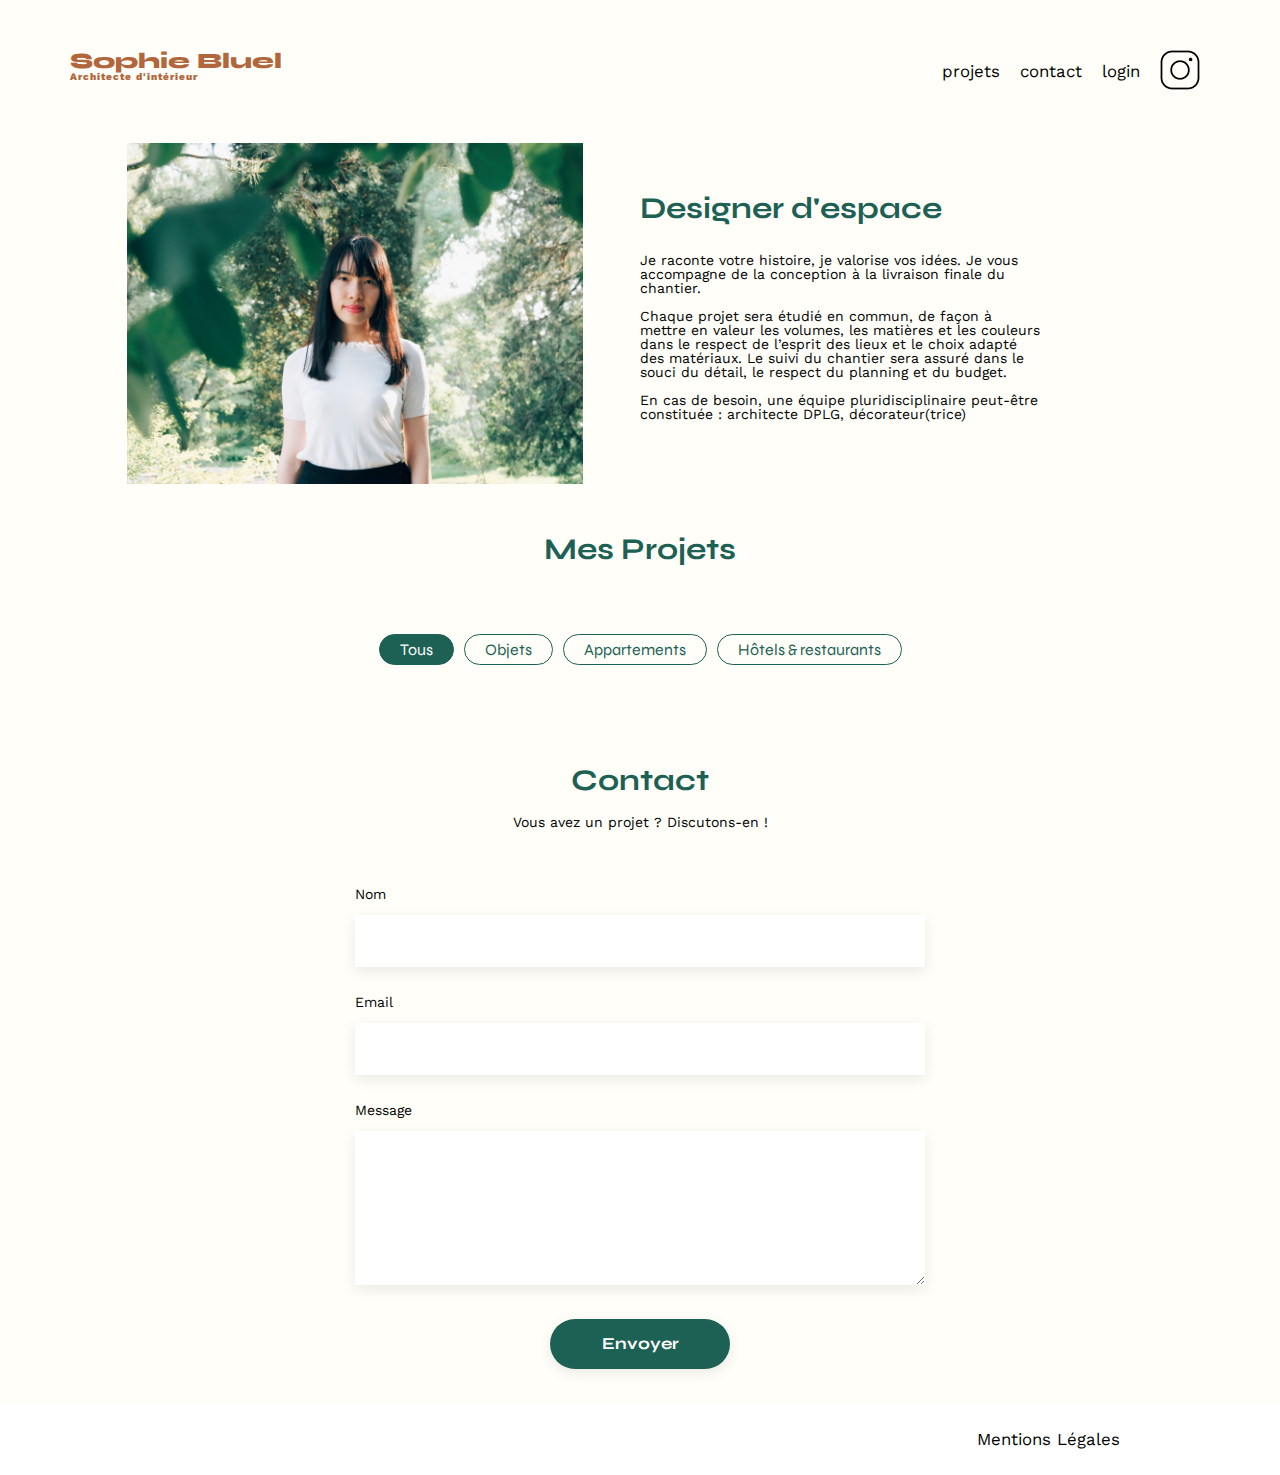
<file: FrontEnd/index.html>
<!DOCTYPE html>
<html lang="fr">
<head>
	<meta charset="UTF-8">
	<title>Sophie Bluel - Architecte d'intérieur</title>
	<meta name="viewport" content="width=device-width, initial-scale=1.0">
	<link rel="preconnect" href="https://fonts.googleapis.com">
	<link rel="preconnect" href="https://fonts.gstatic.com" crossorigin>
	<link href="https://fonts.googleapis.com/css2?family=Syne:wght@700;800&family=Work+Sans&display=swap" rel="stylesheet">
	<link rel="stylesheet" href="https://cdnjs.cloudflare.com/ajax/libs/font-awesome/6.2.1/css/all.min.css"
        integrity="sha512-MV7K8+y+gLIBoVD59lQIYicR65iaqukzvf/nwasF0nqhPay5w/9lJmVM2hMDcnK1OnMGCdVK+iQrJ7lzPJQd1w=="
        crossorigin="anonymous" referrerpolicy="no-referrer">
	<meta name="description" content="">
	<link rel="stylesheet" href="assets/css/style.css">
</head>
<body>
	<div class="modal_gallery">
		<i class="fa-solid fa-xmark fa-lg"></i>
		<p>Galerie photo</p>
	</div>
	<div class="edition_block"></div>
	<header>
		<h1>Sophie Bluel <span>Architecte d'intérieur</span></h1>
		<nav>
			<ul>
				<li><a href="#portfolio">projets</a></li>
				<li><a href="#contact">contact</a></li>
				<li class="logout">login</li>
				<li><img src="./assets/icons/instagram.png" alt="Instagram"></li>
			</ul>
		</nav>
	</header>
	<main>
		<div id="introduction">
			<figure>
				<img src="./assets/images/sophie-bluel.png" alt="">
			</figure>
			<article>
				<h2>Designer d'espace</h2>
				<p>Je raconte votre histoire, je valorise vos idées. Je vous accompagne de la conception à la livraison finale du chantier.</p>
				<p>Chaque projet sera étudié en commun, de façon à mettre en valeur les volumes, les matières et les couleurs dans le respect de l’esprit des lieux et le choix adapté des matériaux. Le suivi du chantier sera assuré dans le souci du détail, le respect du planning et du budget.</p>
				<p>En cas de besoin, une équipe pluridisciplinaire peut-être constituée : architecte DPLG, décorateur(trice)</p>
			</article>
		</div>
		<section id="portfolio">
			<div class="title">
				<h2>Mes Projets</h2>
				<div class="edit-btn">
					
				</div>
			</div>
			<div class="gallery">
				
			</div>
		</section>
		<section id="contact">
			<h2>Contact</h2>
			<p>Vous avez un projet ? Discutons-en !</p>
			<form action="#" method="post">
				<label for="name">Nom</label>
				<input type="text" name="name" id="name">
				<label for="email">Email</label>
				<input type="email" name="email" id="email">
				<label for="message">Message</label>
				<textarea name="message" id="message" cols="30" rows="10"></textarea>
				<input type="submit" value="Envoyer">
			</form>
		</section>
	</main>

	<footer>
		<nav>
			<ul>
				<li>Mentions Légales</li>
			</ul>
		</nav>
	</footer>

	<script src="assets/scripts/index.js"></script>
</body>
</html>
</file>
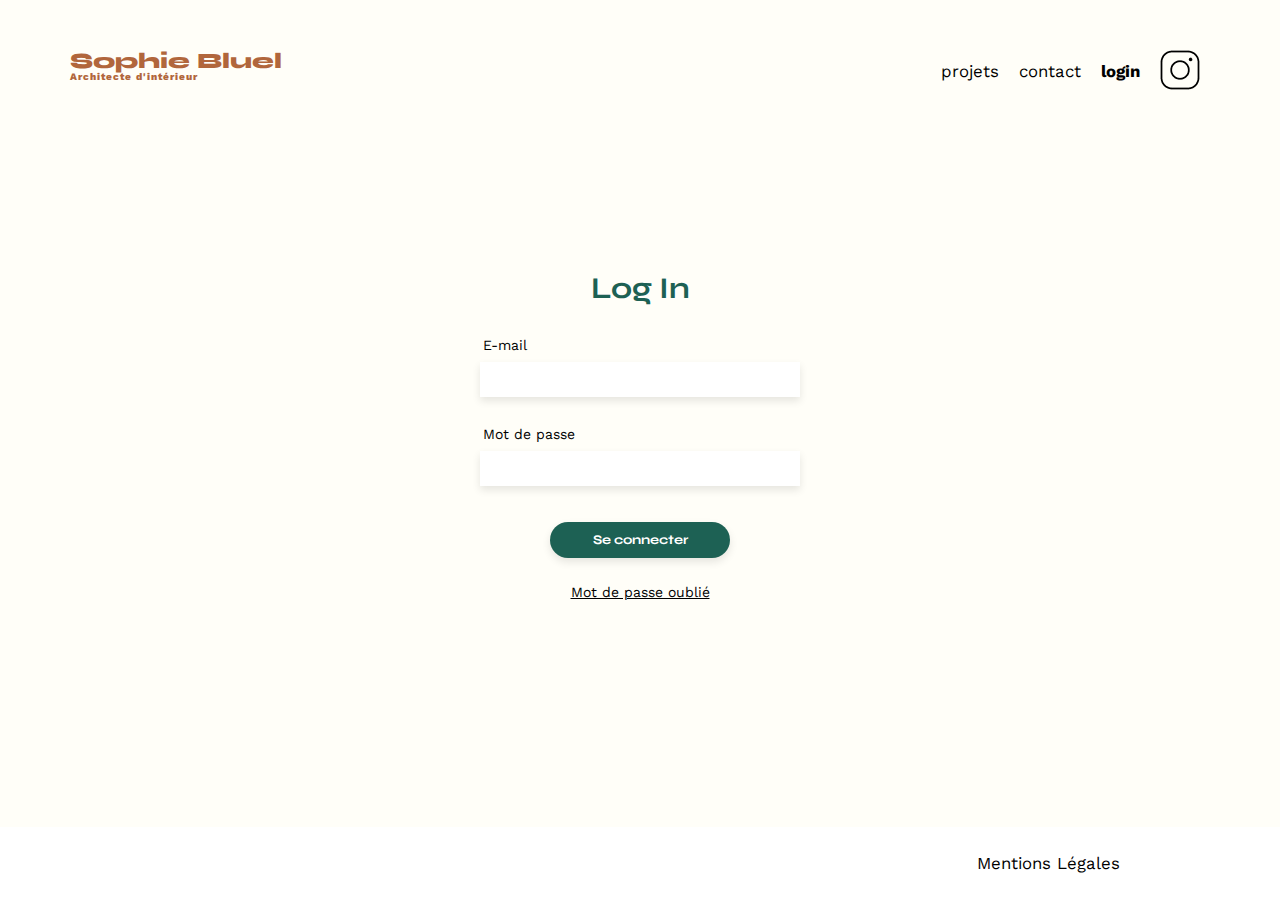
<file: FrontEnd/login.html>
<!DOCTYPE html>
<html lang="fr">
<head>
	<meta charset="UTF-8">
	<title>Sophie Bluel - Architecte d'intérieur</title>
	<meta name="viewport" content="width=device-width, initial-scale=1.0">
	<link rel="preconnect" href="https://fonts.googleapis.com">
	<link rel="preconnect" href="https://fonts.gstatic.com" crossorigin>
	<link href="https://fonts.googleapis.com/css2?family=Syne:wght@700;800&family=Work+Sans&display=swap" rel="stylesheet">
	<meta name="description" content="">
	<link rel="stylesheet" href="./assets/css/login.css">
</head>
<body>
	<header>
		<h1>Sophie Bluel <span>Architecte d'intérieur</span></h1>
		<nav>
			<ul>
				<li>projets</li>
				<li>contact</li>
				<li>login</li>
				<li><img src="./assets/icons/instagram.png" alt="Instagram"></li>
			</ul>
		</nav>
	</header>
	<main>
		<section class="login">
			<h2>Log In</h2>
			<form method="post">
				<label for="email">E-mail</label>
				<input type="email" name="email" id="email" class="email" required>

				<label for="password" class="label-password">Mot de passe</label>
				<input type="password" name="password" id="password" class="password" required>

				<input type="submit" value="Se connecter" class="login-btn">

				<a href="#">Mot de passe oublié</a>

				<p class="error"></p>
			</form>
		</section>
	</main>

	<footer>
		<nav>
			<ul>
				<li>Mentions Légales</li>
			</ul>
		</nav>
	</footer>

	<script src="assets/scripts/login.js"></script>
</body>
</html>
</file>
<file: FrontEnd/assets/css/style.css>
/* http://meyerweb.com/eric/tools/css/reset/
   v2.0 | 20110126
   License: none (public domain)
*/

html, body, div, span, applet, object, iframe,
h1, h2, h3, h4, h5, h6, p, blockquote, pre,
a, abbr, acronym, address, big, cite, code,
del, dfn, em, img, ins, kbd, q, s, samp,
small, strike, strong, sub, sup, tt, var,
b, u, i, center,
dl, dt, dd, ol, ul, li,
fieldset, form, label, legend,
table, caption, tbody, tfoot, thead, tr, th, td,
article, aside, canvas, details, embed,
figure, figcaption, footer, header, hgroup,
menu, nav, output, ruby, section, summary,
time, mark, audio, video {
	margin: 0;
	padding: 0;
	border: 0;
	font-size: 100%;
	font: inherit;
	vertical-align: baseline;
}
/* HTML5 display-role reset for older browsers */
article, aside, details, figcaption, figure,
footer, header, hgroup, menu, nav, section {
	display: block;
}
body {
	line-height: 1;
}
ol, ul {
	list-style: none;
}
blockquote, q {
	quotes: none;
}
blockquote:before, blockquote:after,
q:before, q:after {
	content: '';
	content: none;
}
table {
	border-collapse: collapse;
	border-spacing: 0;
}
/** end reset css**/
html {
    background-color: #FFFEF8;
}
body {
	font-family: 'Work Sans' ;
	font-size: 14px;
}
header {
	display: flex;
	justify-content: space-between;
	margin: 50px 0
}
header, main {
	max-width: 1140px;
	margin:auto;
}
section {
	margin: 50px 0
}

h1{
	display: flex;
	flex-direction: column;
	font-family: 'Syne';
	font-size: 22px;
	font-weight: 800;
	color: #B1663C
}

h1 > span {
	font-family: 'Work Sans';
	font-size:10px;
	letter-spacing: 0.1em;
;
}

h2{
	font-family: 'Syne';
	font-weight: 700;
	font-size: 30px;
	color: #1D6154
}
nav ul {
	display: flex;
	align-items: center;
	list-style-type: none;

}
nav li {
	cursor: pointer;
	padding: 0 10px;
	font-size: 1.2em;
}

li:hover {
	color: #B1663C;
}
#introduction {
	display: flex;
	align-items: center;
}
#introduction figure {
	flex: 1
}
#introduction img {
	display: block;
	margin: auto;
	width: 80%;
}

#introduction article {
	flex: 1;
}
#introduction h2 {
	margin-bottom: 1em;
}

.categories {
	display: flex;
	justify-content: center;
	align-items: center;
	margin: 50px 0px;
}

.btn {
	border: 1px solid #1D6154;
	border-radius: 25px;
	padding: 5px 20px;
	background-color: #FFFEF8;
	font-family: 'Syne';
	margin-inline: 5px;
	color: #1D6154;
	font-size: 16px;
}

.current-btn {
	background-color: #1D6154;
	color: #fff;
}

.btn:hover {
	background-color: #1D6154;
	color: #fff;
	cursor: pointer;
}

.btn:active {
	background-color: #113831;
	color: #fff;
}

.edition_block {
	margin-bottom: 50px;
}

.edition_block.logged {
	margin: 0;
	margin-bottom: 50px;
	max-width: 100vw;
	height: 60px;
	display: flex;
	justify-content: center;
	align-items: center;
	background-color: #000;
	position: relative;
	z-index: 2;
}

.edit-btn {
	display: flex;
	align-items: center;
	cursor: pointer;
}

.edit-btn p {
	padding-left: 10px;
}

.title {
	display: flex;
	justify-content: center;
	align-items: center;
	gap: 20px;
	margin-bottom: 70px;
}

.modal {
	position: fixed;
	display: none;
	top: 0px; /* 60px to not cover the Edit mode header */
	left: 0;
	height: 100%;
	width: 100%;
	background-color: rgba(0, 0, 0, 0.4);
	z-index: 1;
}

.modal_gallery {
	display: none;
	z-index: 2;
	background-color: #fff;
	position: fixed;
	top: 50%; /* Center the modal */
	left: 50%;
	transform: translate(-50%, -50%);
	width: 500px;
	border-radius: 10px;
}

.modal_works {
	display: grid;
	grid-template-columns: repeat(5, 1fr);
	column-gap: 10px;
	row-gap: 25px;
	align-items: center;
    justify-items: center;
	margin: 50px 75px;
}

.modal_works img {
	width: 100%;
	height: 100%;
}

.modal_works figure {
	margin-block-end: 0em;
    margin-inline-start: 0;
    margin-inline-end: 0;
	width: 100%;
	height: 100%;
	position: relative;
}

.gray_line {
    background-color: rgb(179, 179, 179);
    height: 1px;
	margin: 0 75px;
    margin-bottom: 35px;
}

.add_picture {
	background-color: #1D6154;
	color: #fff;
	border: none;
	border-radius: 25px;
	padding: 5px 30px;
	font-family: 'Syne';
	font-size: 14px;
	display: block;
    margin: auto;
	margin-bottom: 35px;
	cursor: pointer;
}

.add_picture:hover {
	background-color: #1D6154;
	color: #fff;
}

.add_picture:active {
	background-color: #113831;
	color: #fff;
}

.valid, .green {
	color: #fff;
	border: none;
	border-radius: 25px;
	padding: 5px 70px;
	font-family: 'Syne';
	font-size: 14px;
	display: block;
    margin: auto;
	margin-bottom: 35px;
	cursor: pointer;
}

.valid {
	background-color: #a7a7a7;
}

.valid:hover {
	background-color: #a7a7a7;
	color: #fff;
}

.valid:active {
	background-color: #949494;
}

.green {
	background-color: #1D6154;
}

.green:active {
	background-color: #113831;
}

.logout {
	cursor: pointer;
}

.modal_gallery p {
	text-align: center;
	font-size: 20px;
	margin-top: 50px;
}

.fa-xmark {
	position: absolute;
	right: 30px;
	top: 30px;
	cursor: pointer;
}

.fa-trash-can {
	background-color: #000;
	color: #fff;
	padding: 3px;
	line-height: normal;
	position: absolute;
	right: 5px;
	top: 5px;
	border-radius: 3px;
	cursor: pointer;
}

.fa-arrow-left {
	cursor: pointer;
	position: absolute;
	left: 25px;
	top: 35px;
}

.modal_add_content {
	display: flex;
	flex-direction: column;
	justify-content: center;
	margin: 0 75px;
}

.add_photo {
	display: flex;
	flex-direction: column;
	align-items: center;
	justify-content: center;
	background-color: #e8f1f6;
	padding: 25px;
	margin-top: 30px;
	margin-bottom: 30px;
	width: 85%;
}

.fa-image {
	color: #b9c5cc;
}

.button_add_photo {
	background-color: #cbd6dc;
    color: #306685;
    border: none;
    border-radius: 25px;
    padding: 10px 30px;
    font-family: 'Syne';
    font-size: 14px;
    display: block;
    margin: auto;
    margin-bottom: 10px;
    cursor: pointer;
}

.input_add_photo {
	opacity: 0;
	position: relative;
	padding: 7px 0 7px 0;
    width: 175px;
    top: 35px;
}

.modal_add_content p {
	text-align: left;
	font-size: 14px;
	margin-top: 0;
}

.add_title, .add_categorie {
	display: flex;
	flex-direction: column;
	justify-content: flex-start;
}

.add_title_label, .add_categorie_label {
	padding-bottom: 5px;
	padding-top: 20px;
}

.add_title_input, .add_categorie_select {
	padding: 10px;
	box-shadow: 0px 4px 8px rgba(0, 0, 0, 0.1);
    border: none;
}

#alert_file_size {
	color: red;
	font-size: 14px;
	margin-top: -10px;
	margin-bottom: 25px;
}

a {
	text-decoration: none;
    color: black;
}

#introduction, #contact {
	margin: 50px 0;
}

#introduction p {
	margin-bottom: 1em;
	max-width: 400px;
}
#portfolio h2 {
	text-align: center;
}
.gallery {
	width: 100%;
	display: grid;
	grid-template-columns: repeat(3, 1fr);
	column-gap: 20px;
	row-gap: 20px;
}

.gallery img {
	width: 100%;

}
#contact {
	width: 50%;
margin: auto;
}
#contact > * {
	text-align: center;

}
#contact h2{
	margin-bottom: 20px;
}
#contact form {
	text-align: left;
	margin-top:30px;
	display: flex;
	flex-direction: column;
}

#contact input {
	height: 50px;
	font-size: 1.2em;
	border: none;
	box-shadow: 0px 4px 14px rgba(0, 0, 0, 0.09);
}
#contact label {
	margin: 2em 0 1em 0;
}
#contact textarea {
	border: none;
	box-shadow: 0px 4px 14px rgba(0, 0, 0, 0.09);
}

input[type="submit"]{
	font-family: 'Syne';
	font-weight: 700;
	color: white;
	background-color: #1D6154;
	margin : 2em auto ;
	width: 180px;
	text-align: center;
	border-radius: 60px ;
}

footer nav ul {
	display: flex;
	justify-content: flex-end;
	margin: 2em;
    margin-right: 150px;
}

footer {
    position: absolute;
    right: 0;
    background-color: #fff;
    width: 100%;
}
</file>
<file: FrontEnd/assets/css/login.css>
/* http://meyerweb.com/eric/tools/css/reset/
   v2.0 | 20110126
   License: none (public domain)
*/

html, body, div, span, applet, object, iframe,
h1, h2, h3, h4, h5, h6, p, blockquote, pre,
a, abbr, acronym, address, big, cite, code,
del, dfn, em, img, ins, kbd, q, s, samp,
small, strike, strong, sub, sup, tt, var,
b, u, i, center,
dl, dt, dd, ol, ul, li,
fieldset, form, label, legend,
table, caption, tbody, tfoot, thead, tr, th, td,
article, aside, canvas, details, embed,
figure, figcaption, footer, header, hgroup,
menu, nav, output, ruby, section, summary,
time, mark, audio, video {
	margin: 0;
	padding: 0;
	border: 0;
	font-size: 100%;
	font: inherit;
	vertical-align: baseline;
}
/* HTML5 display-role reset for older browsers */
article, aside, details, figcaption, figure,
footer, header, hgroup, menu, nav, section {
	display: block;
}
body {
	line-height: 1;
}
ol, ul {
	list-style: none;
}
blockquote, q {
	quotes: none;
}
blockquote:before, blockquote:after,
q:before, q:after {
	content: '';
	content: none;
}
table {
	border-collapse: collapse;
	border-spacing: 0;
}
/** end reset css**/
html {
    background-color: #FFFEF8;
}
body {
	max-width: 1140px;
	margin:auto;
	font-family: 'Work Sans' ;
	font-size: 14px;
}
header {
	display: flex;
	justify-content: space-between;
	margin: 50px 0
}
section {
	margin: 50px 0
}

h1{
	display: flex;
	flex-direction: column;
	font-family: 'Syne';
	font-size: 22px;
	font-weight: 800;
	color: #B1663C
}

h1 > span {
	font-family: 'Work Sans';
	font-size:10px;
	letter-spacing: 0.1em;
;
}

h2{
	font-family: 'Syne';
	font-weight: 700;
	font-size: 30px;
	color: #1D6154
}
nav ul {
	display: flex;
	align-items: center;
	list-style-type: none;

}
nav li {
	padding: 0 10px;
	font-size: 1.2em;
}
nav li:nth-child(3) {
	font-weight: bold;
}

li:hover {
	color: #B1663C;
}

.login h2 {
    text-align: center;
    margin-top: 20vh;
    margin-bottom: 35px;
}

form {
    display: flex;
    flex-direction: column;
    align-items: center;
}

input {
    width: 300px;
    padding: 10px;
    box-shadow: 0px 4px 8px rgba(0, 0, 0, 0.1);
    border: none;
}

input:focus {
    outline: #1D6154;
    border: 1px solid #1D6154;
}

label {
    margin-right: 15px;
    width: 300px;
    display: inline-block;
}

.email, .password {
    margin: 10px;
}

.label-password {
    margin-top: 20px;
}

form a {
    color: black;
    text-decoration: underline;
}

.login-btn {
    cursor: pointer;
}

.error {
	margin-top: 50px;
}

input[type="submit"]{
	font-family: 'Syne';
	font-weight: 700;
	color: white;
	background-color: #1D6154;
	margin : 2em auto ;
	width: 180px;
	text-align: center;
	border-radius: 60px ;
}

footer nav ul {
	display: flex;
	justify-content: flex-end;
	margin: 2em;
    margin-right: 150px;
}

footer {
    position: absolute;
    bottom: 0;
    right: 0;
    background-color: #fff;
    width: 100%;
}
</file>
